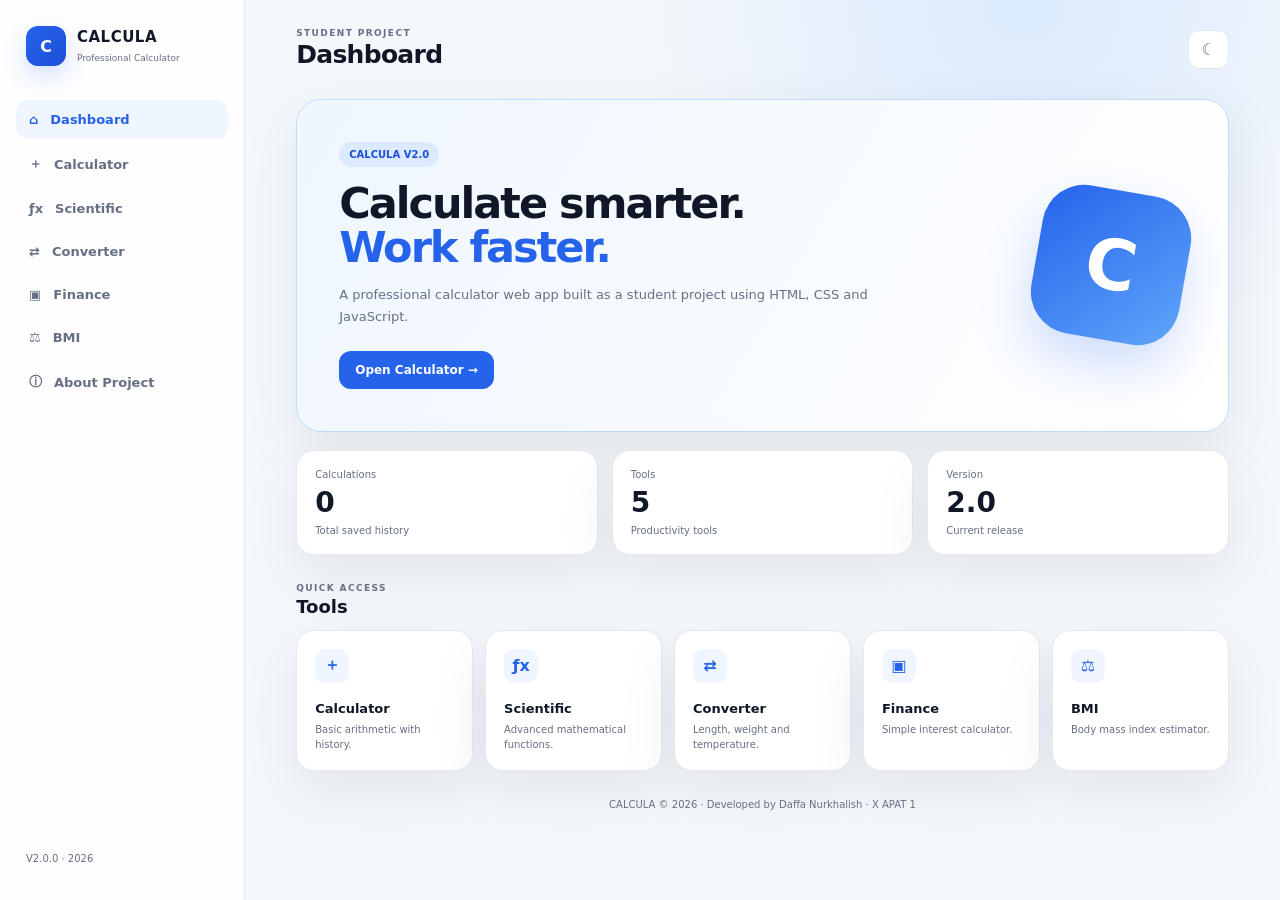
<file: index.html>
<!DOCTYPE html>
<html lang="id">
<head>
  <meta charset="UTF-8">
  <meta name="viewport" content="width=device-width, initial-scale=1.0">
  <meta name="theme-color" content="#2563eb">
  <meta name="description" content="CALCULA — Professional Digital Calculator by Daffa Nurkhalish">
  <title>CALCULA — Professional Calculator</title>
  <link rel="manifest" href="manifest.json">
  <link rel="stylesheet" href="css/style.css">
  <link rel="stylesheet" href="css/calculator.css">
  <link rel="stylesheet" href="css/responsive.css">
</head>
<body>
  <div class="app-shell">
    <aside class="sidebar" id="sidebar">
      <div class="brand">
        <div class="brand-mark">C</div>
        <div><strong>CALCULA</strong><small>Professional Calculator</small></div>
      </div>
      <nav>
        <a class="nav-item active" href="#dashboard" data-page="dashboard">⌂ <span>Dashboard</span></a>
        <a class="nav-item" href="#calculator" data-page="calculator">＋ <span>Calculator</span></a>
        <a class="nav-item" href="pages/scientific.html">ƒx <span>Scientific</span></a>
        <a class="nav-item" href="pages/converter.html">⇄ <span>Converter</span></a>
        <a class="nav-item" href="pages/finance.html">▣ <span>Finance</span></a>
        <a class="nav-item" href="pages/bmi.html">⚖ <span>BMI</span></a>
        <a class="nav-item" href="pages/about.html">ⓘ <span>About Project</span></a>
      </nav>
      <div class="sidebar-footer">V2.0.0 · 2026</div>
    </aside>

    <main class="main">
      <header class="topbar">
        <button class="icon-btn" id="menuBtn">☰</button>
        <div>
          <p class="eyebrow">STUDENT PROJECT</p>
          <h1 id="pageTitle">Dashboard</h1>
        </div>
        <div class="top-actions">
          <button class="icon-btn" id="installBtn" hidden>Install</button>
          <button class="icon-btn" id="themeBtn">☾</button>
        </div>
      </header>

      <section id="dashboard" class="page">
        <div class="hero">
          <div>
            <span class="badge">CALCULA V2.0</span>
            <h2>Calculate smarter.<br><span>Work faster.</span></h2>
            <p>A professional calculator web app built as a student project using HTML, CSS and JavaScript.</p>
            <a class="primary-btn" href="#calculator">Open Calculator →</a>
          </div>
          <div class="hero-orb">C</div>
        </div>
        <div class="stats">
          <article><small>Calculations</small><strong id="statCalculations">0</strong><span>Total saved history</span></article>
          <article><small>Tools</small><strong>5</strong><span>Productivity tools</span></article>
          <article><small>Version</small><strong>2.0</strong><span>Current release</span></article>
        </div>
        <div class="section-head"><div><p class="eyebrow">QUICK ACCESS</p><h3>Tools</h3></div></div>
        <div class="tool-grid">
          <a href="#calculator" class="tool-card"><b>＋</b><h4>Calculator</h4><p>Basic arithmetic with history.</p></a>
          <a href="pages/scientific.html" class="tool-card"><b>ƒx</b><h4>Scientific</h4><p>Advanced mathematical functions.</p></a>
          <a href="pages/converter.html" class="tool-card"><b>⇄</b><h4>Converter</h4><p>Length, weight and temperature.</p></a>
          <a href="pages/finance.html" class="tool-card"><b>▣</b><h4>Finance</h4><p>Simple interest calculator.</p></a>
          <a href="pages/bmi.html" class="tool-card"><b>⚖</b><h4>BMI</h4><p>Body mass index estimator.</p></a>
        </div>
      </section>

      <section id="calculator" class="page" hidden>
        <div class="calculator-layout">
          <div class="calc-card">
            <div class="calc-toolbar"><div><p class="eyebrow">PRECISION TOOL</p><h2>Calculator</h2></div><span class="status-dot">Ready</span></div>
            <div class="display"><div id="expression"></div><strong id="result">0</strong></div>
            <div class="keypad">
              <button class="key danger" data-action="clear">AC</button><button class="key" data-action="backspace">⌫</button><button class="key operator" data-value="%">%</button><button class="key operator" data-value="/">÷</button>
              <button class="key" data-value="7">7</button><button class="key" data-value="8">8</button><button class="key" data-value="9">9</button><button class="key operator" data-value="*">×</button>
              <button class="key" data-value="4">4</button><button class="key" data-value="5">5</button><button class="key" data-value="6">6</button><button class="key operator" data-value="-">−</button>
              <button class="key" data-value="1">1</button><button class="key" data-value="2">2</button><button class="key" data-value="3">3</button><button class="key operator" data-value="+">+</button>
              <button class="key wide" data-value="0">0</button><button class="key" data-value=".">.</button><button class="key equals" data-action="calculate">=</button>
            </div>
          </div>
          <aside class="history-card">
            <div class="card-head"><h3>Recent calculations</h3><button id="clearHistory">Clear</button></div>
            <div id="historyList" class="history-list"><div class="empty">Belum ada perhitungan.</div></div>
          </aside>
        </div>
      </section>

      <footer>CALCULA © 2026 · Developed by Daffa Nurkhalish · X APAT 1</footer>
    </main>
  </div>
  <div class="toast" id="toast"></div>
  <script src="js/storage.js"></script>
  <script src="js/calculator.js"></script>
  <script src="js/app.js"></script>
  <script>
    if ("serviceWorker" in navigator) navigator.serviceWorker.register("sw.js");
  </script>
</body>
</html>
</file>
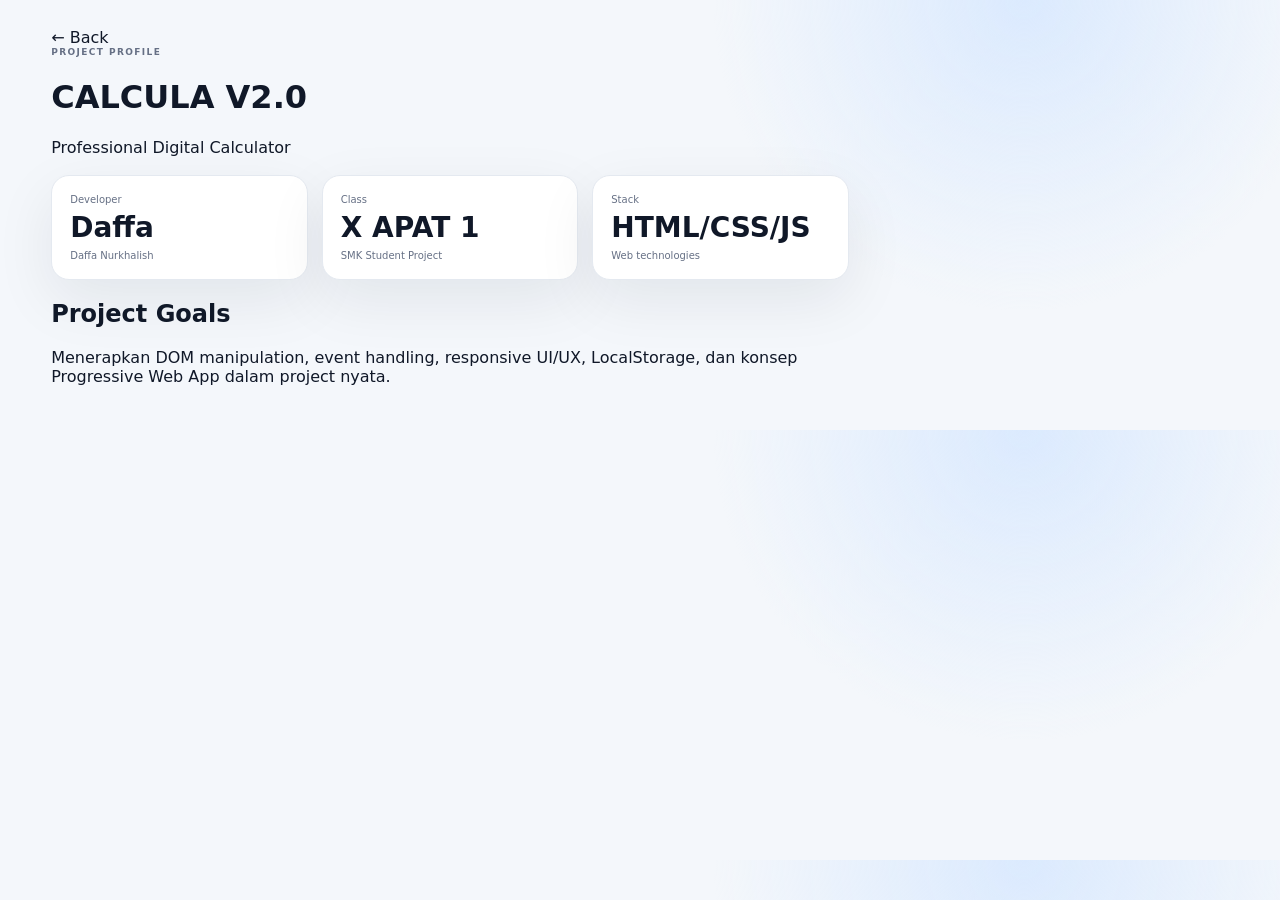
<file: pages/about.html>
<!doctype html><html lang="id"><head><meta charset="utf-8"><meta name="viewport" content="width=device-width,initial-scale=1"><title>About CALCULA</title><link rel="stylesheet" href="../css/style.css"></head><body><main class="main" style="margin-left:0;width:100%;max-width:900px"><a href="../index.html">← Back</a><p class="eyebrow">PROJECT PROFILE</p><h1>CALCULA V2.0</h1><p>Professional Digital Calculator</p><div class="stats"><article><small>Developer</small><strong>Daffa</strong><span>Daffa Nurkhalish</span></article><article><small>Class</small><strong>X APAT 1</strong><span>SMK Student Project</span></article><article><small>Stack</small><strong>HTML/CSS/JS</strong><span>Web technologies</span></article></div><h2>Project Goals</h2><p>Menerapkan DOM manipulation, event handling, responsive UI/UX, LocalStorage, dan konsep Progressive Web App dalam project nyata.</p></main></body></html>
</file>
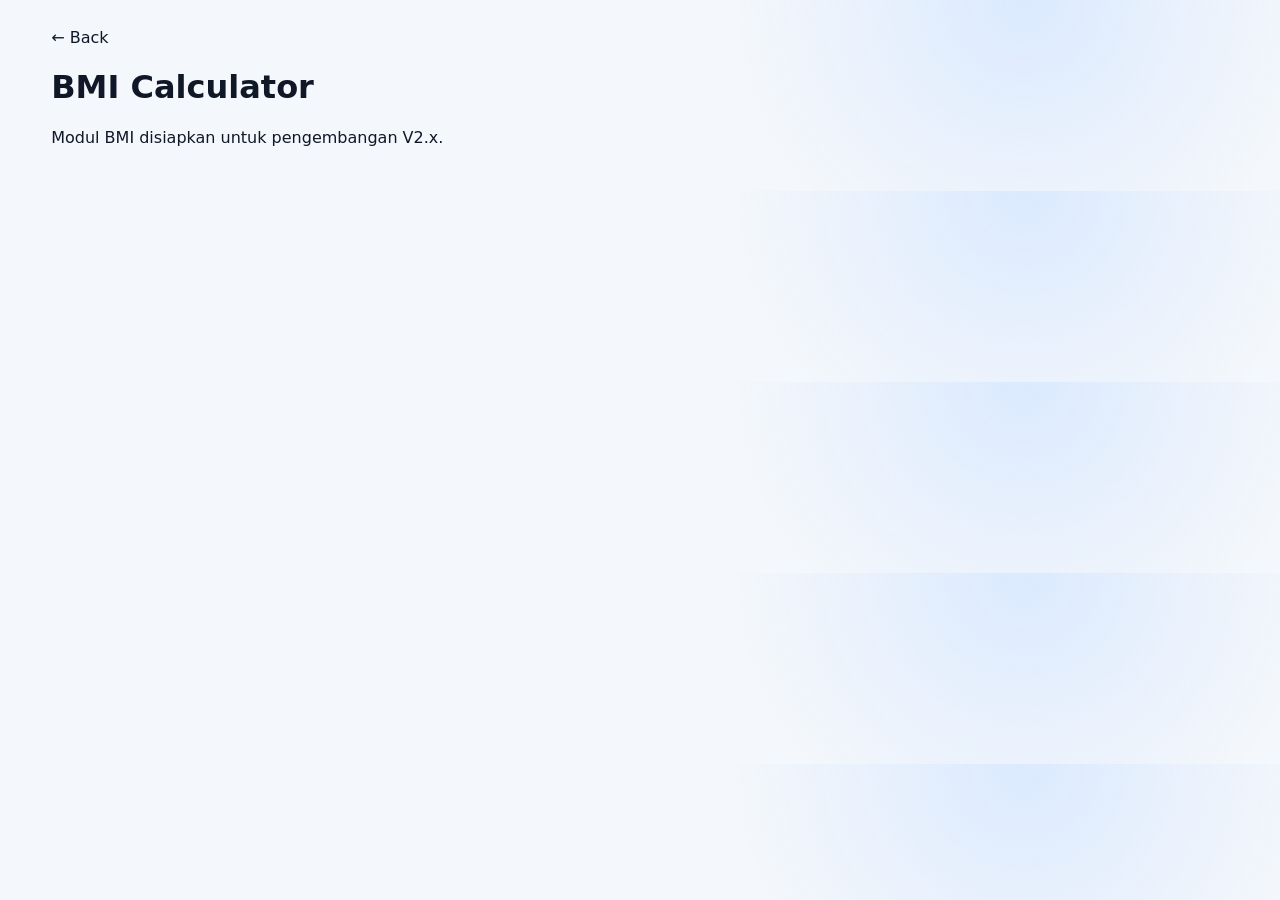
<file: pages/bmi.html>
<!doctype html><html lang="id"><head><meta charset="utf-8"><meta name="viewport" content="width=device-width,initial-scale=1"><title>CALCULA BMI</title><link rel="stylesheet" href="../css/style.css"></head><body><main class="main" style="margin-left:0;width:100%"><a href="../index.html">← Back</a><h1>BMI Calculator</h1><p>Modul BMI disiapkan untuk pengembangan V2.x.</p></main></body></html>
</file>
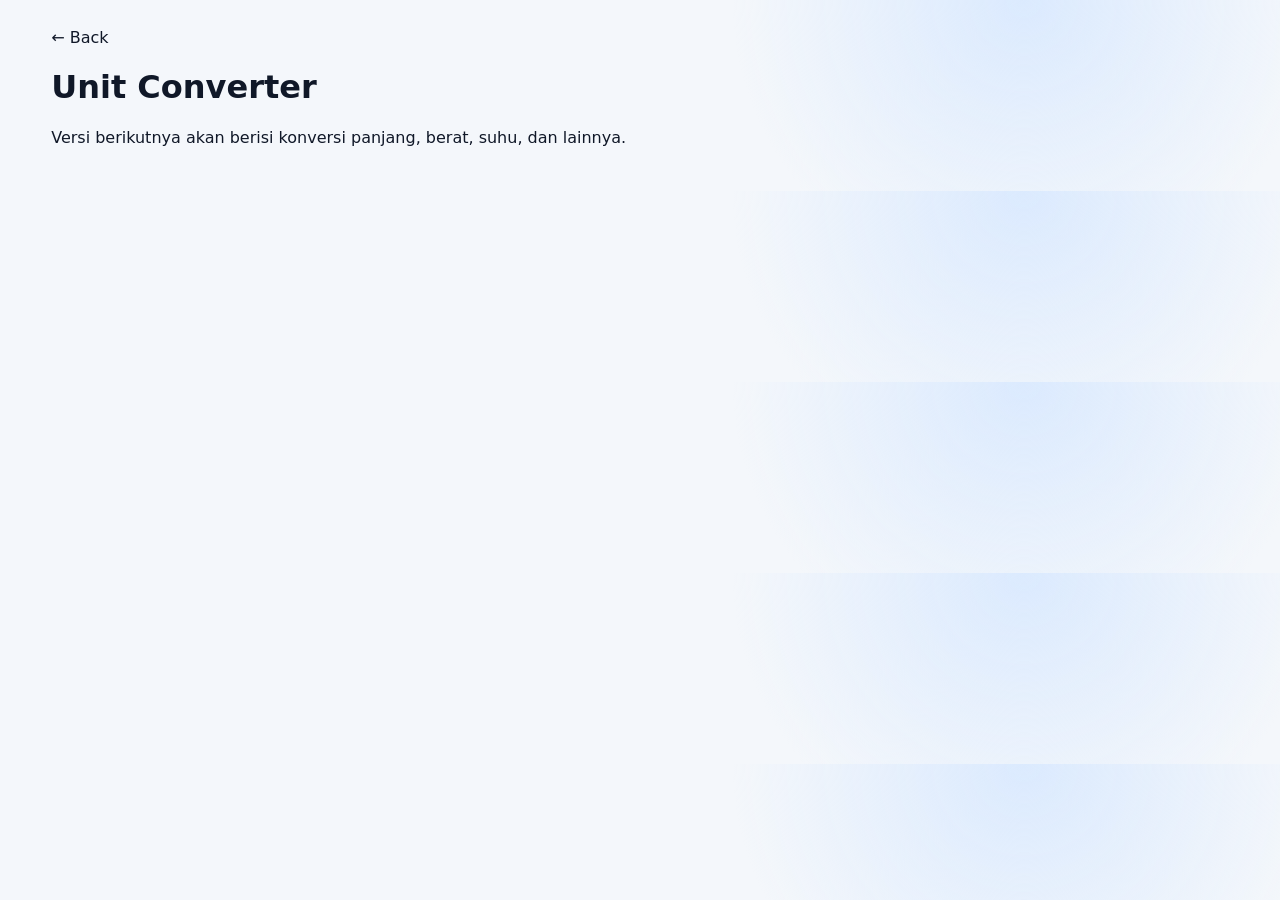
<file: pages/converter.html>
<!doctype html><html lang="id"><head><meta charset="utf-8"><meta name="viewport" content="width=device-width,initial-scale=1"><title>CALCULA Converter</title><link rel="stylesheet" href="../css/style.css"></head><body><main class="main" style="margin-left:0;width:100%"><a href="../index.html">← Back</a><h1>Unit Converter</h1><p>Versi berikutnya akan berisi konversi panjang, berat, suhu, dan lainnya.</p></main></body></html>
</file>
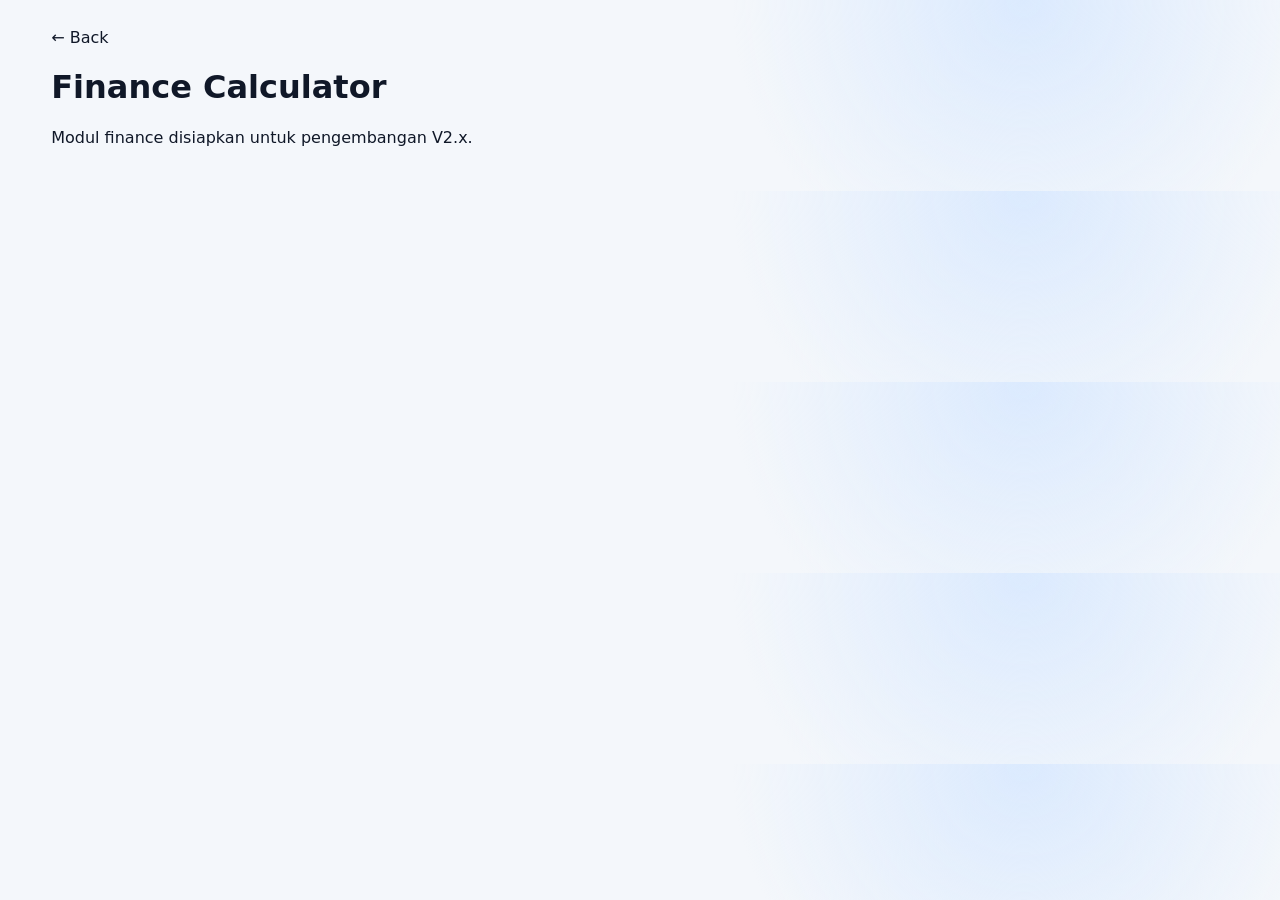
<file: pages/finance.html>
<!doctype html><html lang="id"><head><meta charset="utf-8"><meta name="viewport" content="width=device-width,initial-scale=1"><title>CALCULA Finance</title><link rel="stylesheet" href="../css/style.css"></head><body><main class="main" style="margin-left:0;width:100%"><a href="../index.html">← Back</a><h1>Finance Calculator</h1><p>Modul finance disiapkan untuk pengembangan V2.x.</p></main></body></html>
</file>
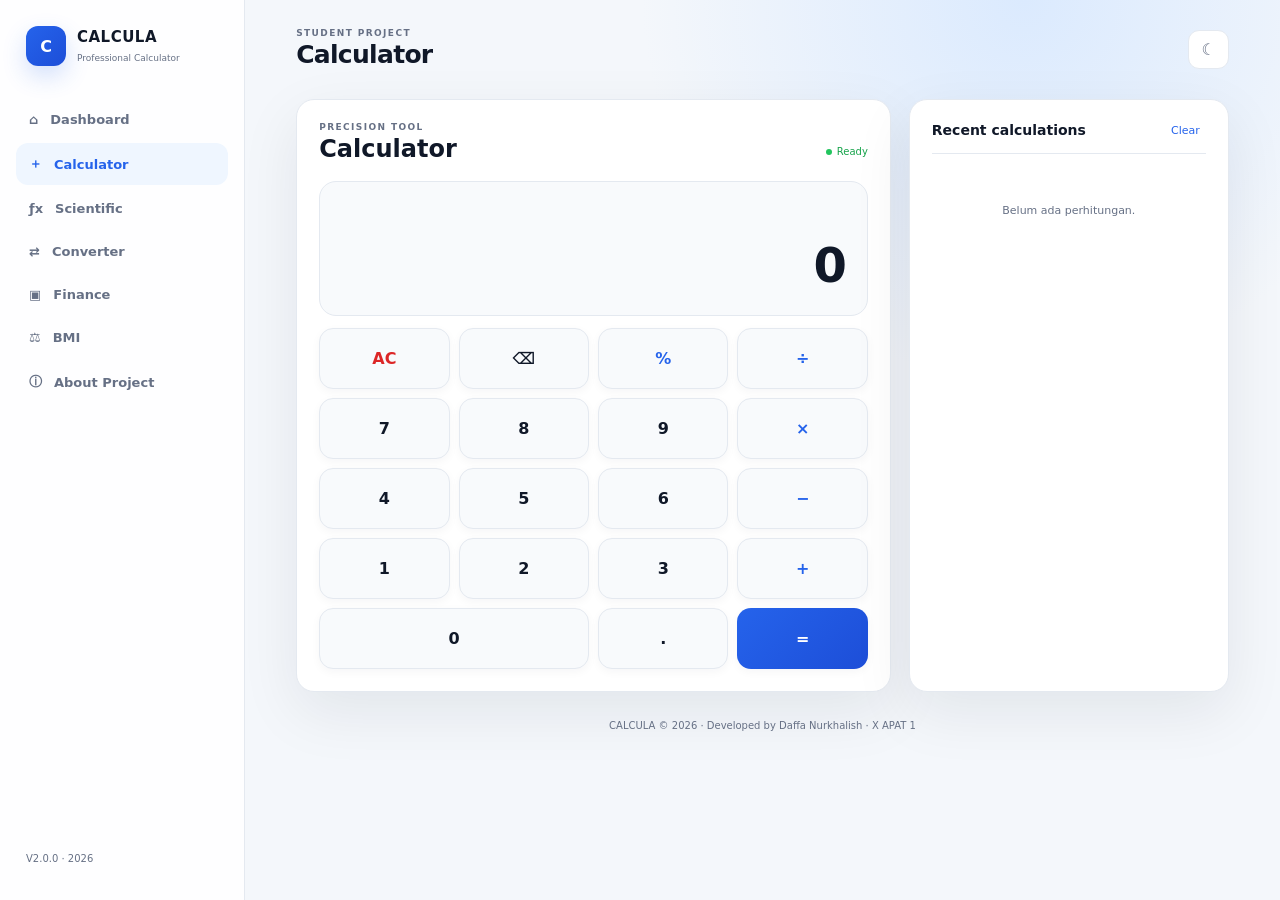
<file: pages/scientific.html>
<!doctype html><html lang="id"><head><meta charset="utf-8"><meta name="viewport" content="width=device-width,initial-scale=1"><meta http-equiv="refresh" content="0;url=../index.html#calculator"><title>CALCULA Scientific</title></head><body>Redirecting to CALCULA...</body></html>
</file>
<file: css/style.css>
:root{--bg:#f4f7fb;--card:#fff;--surface:#f8fafc;--border:#e4e9f0;--text:#101828;--muted:#667085;--blue:#2563eb;--blue2:#60a5fa;--danger:#dc2626;--shadow:0 20px 60px rgba(15,23,42,.08)}
*{box-sizing:border-box}html{scroll-behavior:smooth}body{margin:0;font-family:Inter,system-ui,sans-serif;background:radial-gradient(circle at 80% 0,#dbeafe 0,transparent 28%),var(--bg);color:var(--text);transition:.25s}a{text-decoration:none;color:inherit}button{font:inherit;cursor:pointer}.app-shell{display:flex;min-height:100vh}.sidebar{width:245px;position:fixed;inset:0 auto 0 0;padding:26px 16px;background:rgba(255,255,255,.86);backdrop-filter:blur(18px);border-right:1px solid var(--border);display:flex;flex-direction:column;z-index:20}.brand{display:flex;gap:11px;align-items:center;padding:0 10px 30px}.brand-mark{width:40px;height:40px;border-radius:12px;background:linear-gradient(135deg,var(--blue),#1d4ed8);display:grid;place-items:center;color:white;font-weight:800;box-shadow:0 10px 24px #2563eb33}.brand strong{display:block;font-size:15px;letter-spacing:.5px}.brand small{color:var(--muted);font-size:9px}.nav-item{display:flex;gap:12px;align-items:center;padding:12px 13px;margin:4px 0;border-radius:12px;color:var(--muted);font-size:13px;font-weight:600}.nav-item:hover,.nav-item.active{background:#eff6ff;color:var(--blue)}.sidebar-footer{margin-top:auto;color:var(--muted);font-size:10px;padding:10px}.main{margin-left:245px;width:calc(100% - 245px);padding:28px clamp(20px,4vw,55px)}.topbar{display:flex;align-items:center;gap:14px;margin-bottom:28px}.topbar h1{margin:2px 0;font-size:25px;letter-spacing:-.7px}.eyebrow{font-size:9px;letter-spacing:1.4px;color:var(--muted);font-weight:800;margin:0}.icon-btn{border:1px solid var(--border);background:var(--card);border-radius:11px;padding:9px 12px;color:var(--muted)}#menuBtn{display:none}.top-actions{margin-left:auto;display:flex;gap:8px}.hero{display:flex;justify-content:space-between;align-items:center;min-height:270px;padding:42px;overflow:hidden;border:1px solid #bfdbfe;background:linear-gradient(120deg,#eff6ff,#fff);border-radius:25px;box-shadow:var(--shadow)}.hero h2{font-size:43px;line-height:1.03;letter-spacing:-2px;margin:14px 0}.hero h2 span{color:var(--blue)}.hero p{max-width:540px;color:var(--muted);line-height:1.7;font-size:13px}.badge{display:inline-block;padding:7px 10px;border-radius:99px;background:#dbeafe;color:#1d4ed8;font-size:10px;font-weight:800}.hero-orb{width:150px;height:150px;border-radius:42px;display:grid;place-items:center;background:linear-gradient(135deg,var(--blue),#60a5fa);color:#fff;font-size:70px;font-weight:900;transform:rotate(10deg);box-shadow:0 25px 50px #2563eb33}.primary-btn{display:inline-block;margin-top:10px;padding:12px 16px;border-radius:12px;background:var(--blue);color:#fff;font-size:12px;font-weight:700}.stats{display:grid;grid-template-columns:repeat(3,1fr);gap:14px;margin:18px 0}.stats article,.tool-card,.history-card,.calc-card{background:var(--card);border:1px solid var(--border);box-shadow:var(--shadow);border-radius:18px}.stats article{padding:18px}.stats small,.stats span{display:block;color:var(--muted);font-size:10px}.stats strong{display:block;font-size:28px;margin:6px 0}.section-head{margin:28px 0 13px}.section-head h3{margin:3px 0;font-size:18px}.tool-grid{display:grid;grid-template-columns:repeat(5,1fr);gap:12px}.tool-card{padding:18px;transition:.2s}.tool-card:hover{transform:translateY(-3px);border-color:#bfdbfe}.tool-card b{display:grid;place-items:center;width:34px;height:34px;border-radius:10px;background:#eff6ff;color:var(--blue);margin-bottom:18px}.tool-card h4{margin:0 0 6px;font-size:13px}.tool-card p{margin:0;color:var(--muted);font-size:10px;line-height:1.5}.calculator-layout{display:grid;grid-template-columns:minmax(0,650px) 320px;gap:18px}.calc-card,.history-card{padding:22px}.calc-toolbar,.card-head{display:flex;justify-content:space-between;align-items:center}.calc-toolbar h2{margin:3px 0 18px}.status-dot{font-size:10px;color:#16a34a}.status-dot:before{content:"";display:inline-block;width:6px;height:6px;background:#22c55e;border-radius:50%;margin-right:5px}.display{min-height:135px;padding:22px;background:var(--surface);border:1px solid var(--border);border-radius:17px;text-align:right;display:flex;flex-direction:column;justify-content:end;margin-bottom:12px}.display div{color:var(--muted);font-size:13px;min-height:20px}.display strong{font-size:48px;letter-spacing:-2px;overflow:hidden;text-overflow:ellipsis;white-space:nowrap}.keypad{display:grid;grid-template-columns:repeat(4,1fr);gap:9px}.key{height:61px;border:1px solid var(--border);border-radius:14px;background:var(--surface);color:var(--text);font-weight:700;font-size:16px;box-shadow:0 3px 10px #0f172a0a}.key:hover{border-color:#93c5fd;background:#eff6ff}.key:active{transform:scale(.96)}.key.operator{color:var(--blue)}.key.danger{color:var(--danger)}.key.equals{color:white;background:linear-gradient(135deg,var(--blue),#1d4ed8);border:0}.key.wide{grid-column:span 2}.card-head{border-bottom:1px solid var(--border);padding-bottom:15px}.card-head h3{margin:0;font-size:14px}.card-head button{border:0;background:transparent;color:var(--blue);font-size:11px}.history-list{max-height:410px;overflow:auto}.history-item{padding:13px 3px;border-bottom:1px solid var(--border);cursor:pointer}.history-item small{display:block;color:var(--muted);font-size:10px}.history-item strong{display:block;margin-top:4px}.empty{text-align:center;color:var(--muted);font-size:11px;padding:50px 10px}footer{text-align:center;color:var(--muted);font-size:10px;padding:28px}.toast{position:fixed;right:20px;bottom:20px;background:#101828;color:white;padding:11px 15px;border-radius:10px;font-size:11px;opacity:0;transform:translateY(10px);transition:.2s;z-index:99}.toast.show{opacity:1;transform:none}body.dark{--bg:#080d16;--card:#0f1724;--surface:#111c2c;--border:#263449;--text:#f8fafc;--muted:#94a3b8;--shadow:0 20px 60px #0005}body.dark .sidebar{background:#0b111bde}body.dark .hero{background:linear-gradient(120deg,#0e1b30,#0f1724);border-color:#1e3a5f}body.dark .nav-item:hover,body.dark .nav-item.active,body.dark .tool-card b{background:#12243d}body.dark .badge{background:#12243d;color:#93c5fd}
</file>
<file: css/calculator.css>
[hidden]{display:none!important}
</file>
<file: css/responsive.css>
@media(max-width:1000px){.tool-grid{grid-template-columns:repeat(3,1fr)}.calculator-layout{grid-template-columns:1fr 280px}}@media(max-width:800px){.sidebar{transform:translateX(-100%);transition:.25s}.sidebar.open{transform:none}.main{margin-left:0;width:100%}#menuBtn{display:block}.hero-orb{width:110px;height:110px;font-size:52px}.calculator-layout{grid-template-columns:1fr}.history-card{min-height:200px}.tool-grid{grid-template-columns:repeat(2,1fr)}}@media(max-width:520px){.main{padding:18px 12px}.hero{padding:25px;min-height:0}.hero h2{font-size:31px}.hero-orb{display:none}.stats{grid-template-columns:1fr}.tool-grid{grid-template-columns:1fr 1fr}.display strong{font-size:38px}.calc-card,.history-card{padding:15px}.key{height:56px}}
</file>
